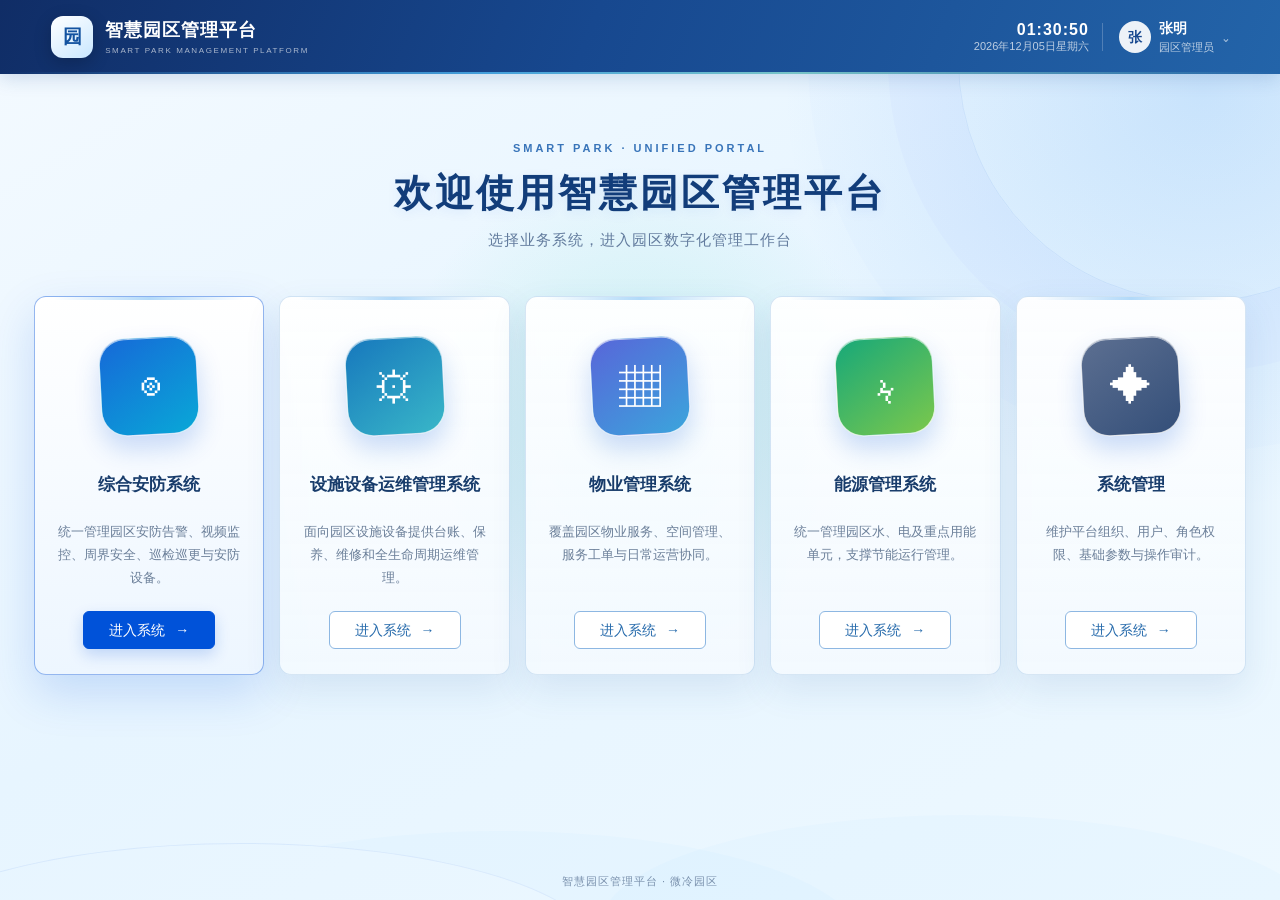
<file: index.html>
<!DOCTYPE html>
<html lang="zh-CN">
<head>
  <meta charset="UTF-8">
  <meta name="viewport" content="width=device-width, initial-scale=1.0">
  <title>智慧园区管理平台</title>
  <link rel="stylesheet" href="css/style.css?v=toolbar-layout-2">
</head>
<body class="portal-body">
  <div class="portal-shell">
    <header class="portal-topbar">
      <div class="portal-brand"><span class="portal-logo">园</span><div><strong>智慧园区管理平台</strong><small>SMART PARK MANAGEMENT PLATFORM</small></div></div>
      <div class="portal-userbar">
        <div class="portal-clock"><b id="portalTime">--:--:--</b><span id="portalDate">----年--月--日 星期-</span></div>
        <span class="portal-divider"></span><div class="portal-user"><span class="avatar">张</span><div><b>张明</b><small>园区管理员</small></div><span>⌄</span></div>
      </div>
    </header>
    <main class="portal-main">
      <section class="portal-welcome">
        <span class="portal-kicker">SMART PARK · UNIFIED PORTAL</span>
        <h1>欢迎使用智慧园区管理平台</h1>
        <p>选择业务系统，进入园区数字化管理工作台</p>
      </section>
      <section class="portal-systems" aria-label="系统入口">
        <article class="system-card featured" data-href="security.html" tabindex="0">
          <div class="system-icon security-icon"><span>⌾</span></div>
          <h2>综合安防系统</h2><p>统一管理园区安防告警、视频监控、周界安全、巡检巡更与安防设备。</p>
          <button class="enter-button">进入系统 <span>→</span></button>
        </article>
        <article class="system-card" data-href="maintenance.html" tabindex="0">
          <div class="system-icon facility-icon"><span>⚙</span></div>
          <h2>设施设备运维管理系统</h2><p>面向园区设施设备提供台账、保养、维修和全生命周期运维管理。</p>
          <button class="enter-button">进入系统 <span>→</span></button>
        </article>
        <article class="system-card" data-href="property.html" tabindex="0">
          <div class="system-icon property-icon"><span>▦</span></div>
          <h2>物业管理系统</h2><p>覆盖园区物业服务、空间管理、服务工单与日常运营协同。</p>
          <button class="enter-button">进入系统 <span>→</span></button>
        </article>
        <article class="system-card" data-href="energy.html" tabindex="0">
          <div class="system-icon energy-icon"><span>ϟ</span></div>
          <h2>能源管理系统</h2><p>统一管理园区水、电及重点用能单元，支撑节能运行管理。</p>
          <button class="enter-button">进入系统 <span>→</span></button>
        </article>
        <article class="system-card pending" data-message="系统管理原型待完善" tabindex="0">
          <div class="system-icon admin-icon"><span>✦</span></div>
          <h2>系统管理</h2><p>维护平台组织、用户、角色权限、基础参数与操作审计。</p>
          <button class="enter-button">进入系统 <span>→</span></button>
        </article>
      </section>
    </main>
    <footer class="portal-footer">智慧园区管理平台 · 微冷园区</footer>
  </div>
  <div class="portal-toast" id="portalToast"><b>提示</b><span></span></div>
  <script>
    const cards=document.querySelectorAll(".system-card");
    function activate(card){if(card.dataset.href){location.href=card.dataset.href;return;}const toast=document.getElementById("portalToast");toast.querySelector("span").textContent=card.dataset.message;toast.classList.add("show");clearTimeout(window.portalToastTimer);window.portalToastTimer=setTimeout(()=>toast.classList.remove("show"),2600);}
    cards.forEach(card=>{card.addEventListener("click",()=>activate(card));card.addEventListener("keydown",e=>{if(e.key==="Enter"||e.key===" "){e.preventDefault();activate(card);}});});
    function updateClock(){const now=new Date();document.getElementById("portalTime").textContent=now.toLocaleTimeString("zh-CN",{hour12:false});document.getElementById("portalDate").textContent=now.toLocaleDateString("zh-CN",{year:"numeric",month:"2-digit",day:"2-digit",weekday:"long"});}
    updateClock();setInterval(updateClock,1000);
  </script>
</body>
</html>
</file>
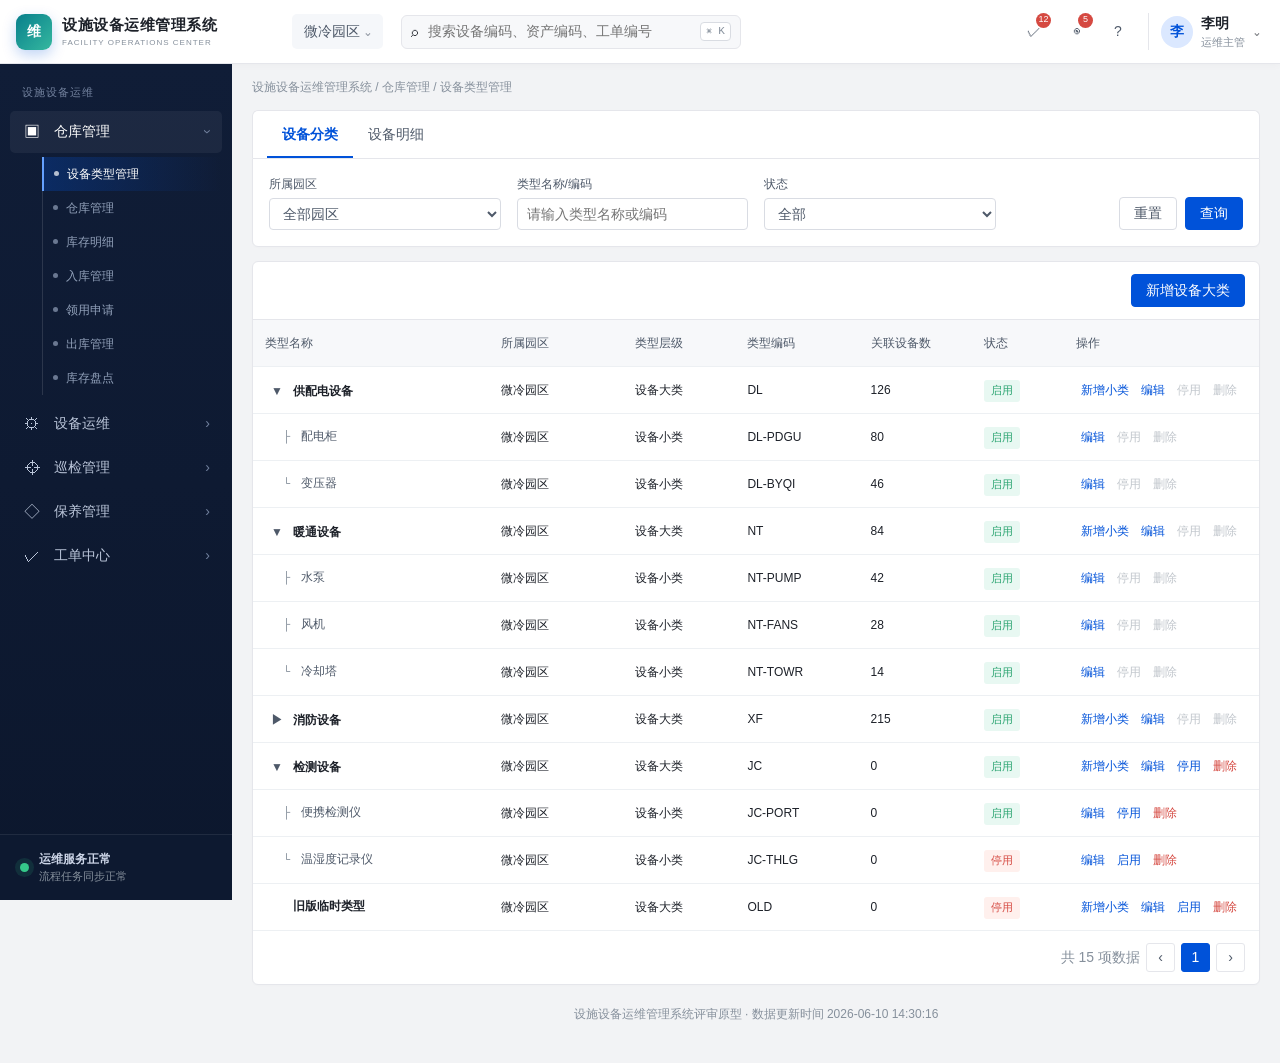
<file: maintenance.html>
<!DOCTYPE html>
<html lang="zh-CN">
<head>
  <meta charset="UTF-8">
  <meta name="viewport" content="width=device-width, initial-scale=1.0">
  <title>设施设备运维管理系统 - 高保真原型</title>
  <link rel="stylesheet" href="css/style.css?v=device-detail-tab-v7">
</head>
<body>
  <div class="app-shell">
    <header class="topbar">
      <a class="brand brand-home-link maintenance-brand" href="index.html" title="返回智慧园区管理平台门户">
        <div class="brand-mark maintenance-mark">维</div>
        <div><strong>设施设备运维管理系统</strong><span>FACILITY OPERATIONS CENTER</span></div>
      </a>
      <div class="topbar-center">
        <button class="park-switch">微冷园区 <span>⌄</span></button>
        <div class="global-search"><span>⌕</span><input placeholder="搜索设备编码、资产编码、工单编号"><kbd>⌘ K</kbd></div>
      </div>
      <div class="top-actions">
        <button class="icon-button" title="待办">✓<i>12</i></button>
        <button class="icon-button" title="消息">◉<i>5</i></button>
        <button class="icon-button" title="帮助">?</button>
        <div class="user"><span class="avatar">李</span><div><b>李明</b><small>运维主管</small></div><span>⌄</span></div>
      </div>
    </header>
    <aside class="sidebar">
      <div class="side-caption">设施设备运维</div>
      <nav id="opsMenu"></nav>
      <div class="side-footer"><div class="health-dot"></div><div><b>运维服务正常</b><span>流程任务同步正常</span></div></div>
    </aside>
    <main class="main">
      <div class="breadcrumb" id="opsBreadcrumb">设施设备运维管理系统 / 仓库管理 / 设备类型管理</div>
      <section id="opsPage"></section>
      <footer>设施设备运维管理系统评审原型 · 数据更新时间 2026-06-10 14:30:16</footer>
    </main>
  </div>
  <div class="overlay" id="opsDrawerOverlay">
    <aside class="drawer wide">
      <div class="drawer-head"><div><span class="eyebrow">DETAIL</span><h2 id="opsDrawerTitle">详情</h2></div><button class="close-btn" data-close="drawer">×</button></div>
      <div class="drawer-tabs" id="opsDrawerTabs"></div>
      <div class="drawer-body" id="opsDrawerBody"></div>
      <div class="drawer-foot"><button class="btn" data-close="drawer">关闭</button></div>
    </aside>
  </div>
  <div class="overlay" id="planDrawerOverlay">
    <aside class="drawer plan-drawer">
      <div class="drawer-head plan-drawer-head"><div><span class="eyebrow">INSPECTION PLAN</span><h2>新增巡检计划</h2></div><button class="close-btn" data-close="planDrawer">×</button></div>
      <div class="drawer-body plan-drawer-body" id="planDrawerBody"></div>
      <div class="drawer-foot plan-drawer-foot"><button class="btn" data-close="planDrawer">取消</button><button class="btn primary" id="planDrawerConfirm">确定</button></div>
    </aside>
  </div>
  <div class="overlay" id="taskDetailDrawerOverlay">
    <aside class="drawer task-detail-drawer">
      <div class="drawer-head task-detail-head"><div><span class="eyebrow">INSPECTION TASK</span><h2>巡检任务详情</h2></div><button class="close-btn" data-close="taskDetailDrawer">×</button></div>
      <div class="drawer-body task-detail-body" id="taskDetailDrawerBody"></div>
      <div class="drawer-foot task-detail-foot"><button class="btn" data-close="taskDetailDrawer">取消</button><button class="btn primary" data-close="taskDetailDrawer">确定</button></div>
    </aside>
  </div>
  <div class="overlay" id="checkTemplateDrawerOverlay">
    <aside class="drawer check-template-drawer">
      <div class="drawer-head check-template-head"><div><span class="eyebrow">MAINTENANCE TEMPLATE</span><h2>新增检查项模板</h2></div><button class="close-btn" data-close="checkTemplateDrawer">×</button></div>
      <div class="drawer-body check-template-body" id="checkTemplateDrawerBody"></div>
      <div class="drawer-foot check-template-foot"><button class="btn" data-close="checkTemplateDrawer">取消</button><button class="btn primary" id="checkTemplateConfirm">确定</button></div>
    </aside>
  </div>
  <div class="overlay" id="maintenancePlanDrawerOverlay">
    <aside class="drawer maintenance-plan-drawer">
      <div class="drawer-head maintenance-plan-head"><div><span class="eyebrow">MAINTENANCE PLAN</span><h2>新增保养计划</h2></div><button class="close-btn" data-close="maintenancePlanDrawer">×</button></div>
      <div class="drawer-body maintenance-plan-body" id="maintenancePlanDrawerBody"></div>
      <div class="drawer-foot maintenance-plan-foot"><button class="btn" data-close="maintenancePlanDrawer">取消</button><button class="btn primary" id="maintenancePlanConfirm">确定</button></div>
    </aside>
  </div>
  <div class="overlay subdrawer-overlay" id="maintenanceDeviceDrawerOverlay">
    <aside class="drawer maintenance-device-drawer">
      <div class="drawer-head maintenance-device-head"><div><span class="eyebrow">SELECT DEVICES</span><h2>新增设备</h2></div><button class="close-btn" data-close="maintenanceDeviceDrawer">×</button></div>
      <div class="drawer-body maintenance-device-body" id="maintenanceDeviceDrawerBody"></div>
      <div class="drawer-foot maintenance-device-foot"><button class="btn" data-close="maintenanceDeviceDrawer">取消</button><button class="btn primary" id="maintenanceDeviceConfirm">确定</button></div>
    </aside>
  </div>
  <div class="overlay subdrawer-overlay" id="inventoryCheckItemDrawerOverlay">
    <aside class="drawer subdrawer inventory-check-item-drawer">
      <div class="drawer-head inventory-check-item-head"><div><span class="eyebrow">INVENTORY ITEM</span><h2 id="inventoryCheckItemTitle">盘点项详情</h2></div><button class="close-btn" data-close="inventoryCheckItem">×</button></div>
      <div class="drawer-body inventory-check-item-body" id="inventoryCheckItemBody"></div>
      <div class="drawer-foot inventory-check-item-foot"><button class="btn" data-close="inventoryCheckItem">关闭</button></div>
    </aside>
  </div>
  <div class="overlay subdrawer-overlay" id="equipmentTemplateDetailOverlay">
    <aside class="drawer subdrawer equipment-template-detail-drawer">
      <div class="drawer-head equipment-template-detail-head"><div><span class="eyebrow">MAINTENANCE TEMPLATE</span><h2 id="equipmentTemplateDetailTitle">检查项模板详情</h2></div><button class="close-btn" data-close="equipmentTemplateDetail">×</button></div>
      <div class="drawer-body equipment-template-detail-body" id="equipmentTemplateDetailBody"></div>
      <div class="drawer-foot equipment-template-detail-foot"><button class="btn" data-close="equipmentTemplateDetail">关闭</button></div>
    </aside>
  </div>
  <div class="overlay" id="maintenancePlanDetailOverlay">
    <aside class="drawer maintenance-plan-detail-drawer">
      <div class="drawer-head maintenance-plan-detail-head"><div><span class="eyebrow">MAINTENANCE PLAN</span><h2>保养计划详情</h2></div><button class="close-btn" data-close="maintenancePlanDetail">×</button></div>
      <div class="drawer-body maintenance-plan-detail-body" id="maintenancePlanDetailBody"></div>
      <div class="drawer-foot maintenance-plan-detail-foot"><button class="btn primary" data-close="maintenancePlanDetail">确定</button></div>
    </aside>
  </div>
  <div class="overlay" id="maintenanceTaskDrawerOverlay">
    <aside class="drawer maintenance-task-drawer">
      <div class="drawer-head maintenance-task-head"><div><span class="eyebrow">MAINTENANCE TASK</span><h2>新增维保任务</h2></div><button class="close-btn" data-close="maintenanceTaskDrawer">×</button></div>
      <div class="drawer-body maintenance-task-body" id="maintenanceTaskDrawerBody"></div>
      <div class="drawer-foot maintenance-task-foot"><button class="btn" data-close="maintenanceTaskDrawer">取消</button><button class="btn primary" id="maintenanceTaskConfirm">确定</button></div>
    </aside>
  </div>
  <div class="overlay" id="maintenanceTaskDetailOverlay">
    <aside class="drawer maintenance-task-detail-drawer">
      <div class="drawer-head maintenance-task-detail-head"><div><span class="eyebrow">MAINTENANCE TASK</span><h2>保养任务详情</h2></div><button class="close-btn" data-close="maintenanceTaskDetail">×</button></div>
      <div class="drawer-body maintenance-task-detail-body" id="maintenanceTaskDetailBody"></div>
      <div class="drawer-foot maintenance-task-detail-foot"><button class="btn" data-close="maintenanceTaskDetail">取消</button><button class="btn primary" data-close="maintenanceTaskDetail">确定</button></div>
    </aside>
  </div>
  <div class="overlay subdrawer-overlay" id="maintenanceEquipmentDetailOverlay">
    <aside class="drawer maintenance-equipment-detail-drawer">
      <div class="drawer-head maintenance-equipment-detail-head"><div><span class="eyebrow">EQUIPMENT MAINTENANCE</span><h2>设备保养详情</h2></div><button class="close-btn" data-close="maintenanceEquipmentDetail">×</button></div>
      <div class="drawer-body maintenance-equipment-detail-body" id="maintenanceEquipmentDetailBody"></div>
      <div class="drawer-foot maintenance-equipment-detail-foot"><button class="btn" data-close="maintenanceEquipmentDetail">取消</button><button class="btn primary" data-close="maintenanceEquipmentDetail">确定</button></div>
    </aside>
  </div>
  <div class="overlay" id="maintenanceWorkorderDetailOverlay">
    <aside class="drawer maintenance-workorder-detail-drawer">
      <div class="drawer-head maintenance-workorder-detail-head"><div><span class="eyebrow">MAINTENANCE WORK ORDER</span><h2>保养工单详情</h2></div><button class="close-btn" data-close="maintenanceWorkorderDetail">×</button></div>
      <div class="drawer-body maintenance-workorder-detail-body" id="maintenanceWorkorderDetailBody"></div>
      <div class="drawer-foot maintenance-workorder-detail-foot"><button class="btn primary" data-close="maintenanceWorkorderDetail">确定</button></div>
    </aside>
  </div>
  <div class="overlay" id="purchaseInboundDrawerOverlay">
    <aside class="drawer purchase-inbound-drawer">
      <div class="drawer-head purchase-inbound-head"><div><span class="eyebrow">PURCHASE INBOUND</span><h2>发起入库申请</h2></div><button class="close-btn" data-close="purchaseInboundDrawer">×</button></div>
      <div class="drawer-body purchase-inbound-body" id="purchaseInboundDrawerBody"></div>
      <div class="drawer-foot purchase-inbound-foot"><button class="btn" data-close="purchaseInboundDrawer">取消</button><button class="btn primary" id="purchaseInboundConfirm">提交审批</button></div>
    </aside>
  </div>
  <div class="overlay modal-overlay" id="opsModalOverlay">
    <section class="modal">
      <div class="modal-head"><div><span class="eyebrow">OPERATION</span><h2 id="opsModalTitle">操作</h2></div><button class="close-btn" data-close="modal">×</button></div>
      <div class="modal-body" id="opsModalBody"></div>
      <div class="modal-foot"><button class="btn" data-close="modal">取消</button><button class="btn primary" id="opsModalConfirm">确认</button></div>
    </section>
  </div>
  <div class="overlay modal-overlay" id="repairDevicePickerOverlay">
    <section class="modal repair-device-picker-modal">
      <div class="modal-head"><div><span class="eyebrow">OPERATION</span><h2>选择设备</h2></div><button class="close-btn" data-close="repairDevicePicker">×</button></div>
      <div class="modal-body" id="repairDevicePickerBody"></div>
      <div class="modal-foot"><button class="btn" data-close="repairDevicePicker">取消</button><button class="btn primary" id="repairDevicePickerConfirm">确认选择</button></div>
    </section>
  </div>
  <div class="toast-stack" id="opsToastStack"></div>
  <script src="js/maintenance.js?v=device-detail-tab-v7"></script>
</body>
</html>
</file>
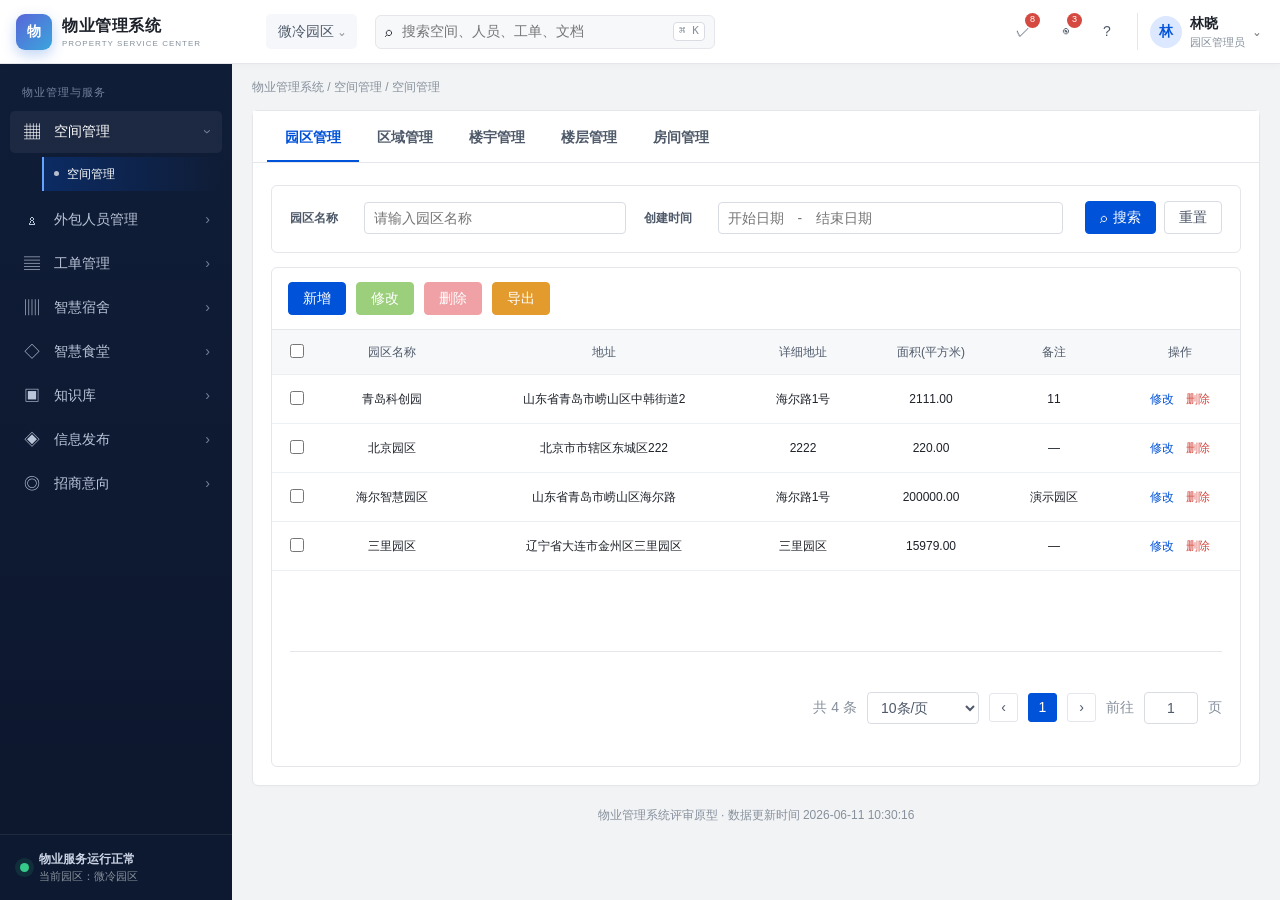
<file: property.html>
<!DOCTYPE html>
<html lang="zh-CN">
<head>
  <meta charset="UTF-8">
  <meta name="viewport" content="width=device-width, initial-scale=1.0">
  <title>物业管理系统 - 高保真原型</title>
  <link rel="stylesheet" href="css/style.css?v=knowledge-doc-management-3">
</head>
<body>
  <div class="app-shell">
    <header class="topbar">
      <a class="brand brand-home-link property-brand" href="index.html" title="返回智慧园区管理平台门户">
        <div class="brand-mark property-mark">物</div>
        <div><strong>物业管理系统</strong><span>PROPERTY SERVICE CENTER</span></div>
      </a>
      <div class="topbar-center">
        <button class="park-switch">微冷园区 <span>⌄</span></button>
        <div class="global-search"><span>⌕</span><input placeholder="搜索空间、人员、工单、文档"><kbd>⌘ K</kbd></div>
      </div>
      <div class="top-actions">
        <button class="icon-button" title="待办">✓<i>8</i></button>
        <button class="icon-button" title="消息">◉<i>3</i></button>
        <button class="icon-button" title="帮助">?</button>
        <div class="user"><span class="avatar">林</span><div><b>林晓</b><small>园区管理员</small></div><span>⌄</span></div>
      </div>
    </header>
    <aside class="sidebar">
      <div class="side-caption">物业管理与服务</div>
      <nav id="propertyMenu"></nav>
      <div class="side-footer"><div class="health-dot"></div><div><b>物业服务运行正常</b><span>当前园区：微冷园区</span></div></div>
    </aside>
    <main class="main">
      <div class="breadcrumb" id="propertyBreadcrumb">物业管理系统 / 空间管理 / 空间管理</div>
      <section id="propertyPage"></section>
      <footer>物业管理系统评审原型 · 数据更新时间 2026-06-11 10:30:16</footer>
    </main>
  </div>

  <div class="overlay" id="propertyDrawerOverlay">
    <aside class="drawer property-drawer">
      <div class="drawer-head property-drawer-head"><div><span class="eyebrow">PROPERTY SERVICE</span><h2 id="propertyDrawerTitle">详情</h2></div><button class="close-btn" data-close="drawer">×</button></div>
      <div class="drawer-tabs" id="propertyDrawerTabs"></div>
      <div class="drawer-body property-drawer-body" id="propertyDrawerBody"></div>
      <div class="drawer-foot"><button class="btn" data-close="drawer">取消</button><button class="btn primary" id="propertyDrawerConfirm">确定</button></div>
    </aside>
  </div>
  <div class="overlay modal-overlay" id="propertyModalOverlay">
    <section class="modal property-modal">
      <div class="modal-head"><div><span class="eyebrow">OPERATION</span><h2 id="propertyModalTitle">操作</h2></div><button class="close-btn" data-close="modal">×</button></div>
      <div class="modal-body" id="propertyModalBody"></div>
      <div class="modal-foot"><button class="btn" data-close="modal">取消</button><button class="btn primary" id="propertyModalConfirm">确认</button></div>
    </section>
  </div>
  <div class="toast-stack" id="propertyToastStack"></div>
  <script src="js/property.js?v=knowledge-doc-management-3"></script>
</body>
</html>
</file>
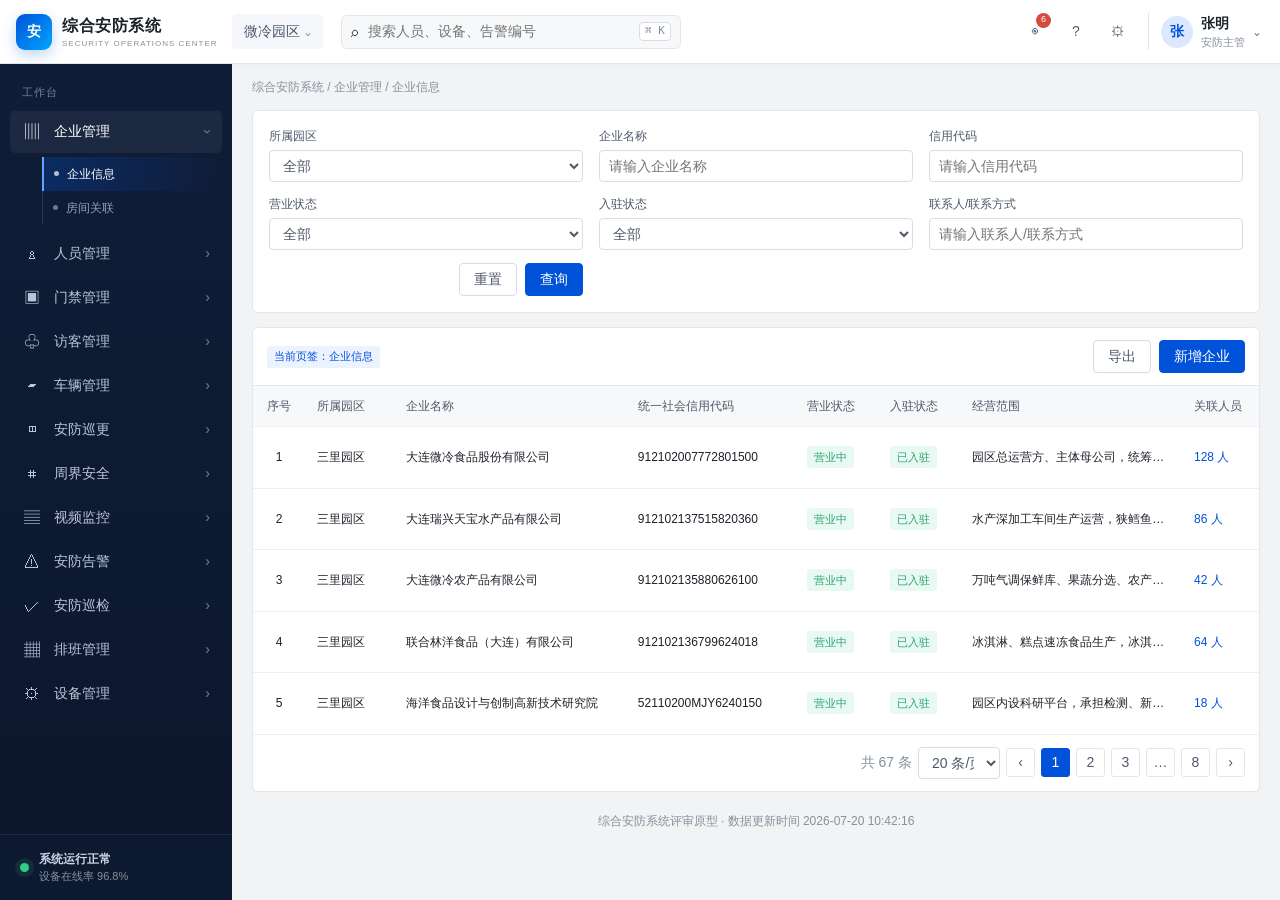
<file: security.html>
<!DOCTYPE html>
<html lang="zh-CN">
<head>
  <meta charset="UTF-8">
  <meta name="viewport" content="width=device-width, initial-scale=1.0">
  <title>综合安防系统 - 高保真原型</title>
  <link rel="stylesheet" href="css/style.css?v=inspection-task-v8">
</head>
<body>
  <div class="app-shell">
    <header class="topbar">
      <a class="brand brand-home-link" href="index.html" title="返回智慧园区管理平台门户">
        <div class="brand-mark">安</div>
        <div><strong>综合安防系统</strong><span>SECURITY OPERATIONS CENTER</span></div>
      </a>
      <div class="topbar-center">
        <button class="park-switch">微冷园区 <span>⌄</span></button>
        <div class="global-search"><span>⌕</span><input placeholder="搜索人员、设备、告警编号"><kbd>⌘ K</kbd></div>
      </div>
      <div class="top-actions">
        <button class="icon-button" title="消息">◉<i>6</i></button>
        <button class="icon-button" title="帮助">?</button>
        <button class="icon-button" title="设置">⚙</button>
        <div class="user"><span class="avatar">张</span><div><b>张明</b><small>安防主管</small></div><span>⌄</span></div>
      </div>
    </header>
    <aside class="sidebar">
      <div class="side-caption">工作台</div>
      <nav id="mainMenu"></nav>
      <div class="side-footer"><div class="health-dot"></div><div><b>系统运行正常</b><span>设备在线率 96.8%</span></div></div>
    </aside>
    <main class="main">
      <div class="breadcrumb" id="breadcrumb">综合安防系统 / 企业管理</div>
      <section id="pageContainer"></section>
      <footer>综合安防系统评审原型 · 数据更新时间 2026-07-20 10:42:16</footer>
    </main>
  </div>
  <div class="overlay" id="drawerOverlay">
    <aside class="drawer" id="drawer">
      <div class="drawer-head"><div><span class="eyebrow">DETAIL</span><h2 id="drawerTitle">详情</h2></div><button class="close-btn" data-close="drawer">×</button></div>
      <div class="drawer-tabs" id="drawerTabs"></div><div class="drawer-body" id="drawerBody"></div>
      <div class="drawer-foot" id="drawerFoot"><button class="btn" data-close="drawer">关闭</button></div>
    </aside>
  </div>
  <div class="overlay subdrawer-overlay" id="subDrawerOverlay">
    <aside class="drawer subdrawer">
      <div class="drawer-head"><div><span class="eyebrow">INSPECTION RESULT</span><h2>巡检点详情</h2></div><button class="close-btn" data-close="subDrawer">×</button></div>
      <div class="drawer-body" id="subDrawerBody"></div><div class="drawer-foot"><button class="btn" data-close="subDrawer">关闭</button></div>
    </aside>
  </div>
  <div class="overlay modal-overlay" id="modalOverlay">
    <section class="modal" id="modal">
      <div class="modal-head"><div><span class="eyebrow">OPERATION</span><h2 id="modalTitle">操作确认</h2></div><button class="close-btn" data-close="modal">×</button></div>
      <div class="modal-body" id="modalBody"></div>
      <div class="modal-foot"><button class="btn" data-close="modal">取消</button><button class="btn primary" id="modalConfirm">确认</button></div>
    </section>
  </div>
  <div class="overlay modal-overlay room-picker-overlay" id="roomPickerOverlay">
    <section class="modal company-room-picker-modal" id="roomPickerModal">
      <div class="modal-head"><div><span class="eyebrow">ROOM PICKER</span><h2 id="roomPickerTitle">选择房间</h2></div><button class="close-btn" data-close="roomPicker">×</button></div>
      <div class="modal-body" id="roomPickerBody"></div>
      <div class="modal-foot"><button class="btn" data-close="roomPicker">取消</button><button class="btn primary" id="roomPickerConfirm">确定</button></div>
    </section>
  </div>
  <div class="overlay modal-overlay room-confirm-overlay" id="roomConfirmOverlay">
    <section class="modal room-confirm-modal" id="roomConfirmModal">
      <div class="modal-head"><div><span class="eyebrow">CONFIRM</span><h2>解绑确认</h2></div><button class="close-btn" data-close="roomConfirm">×</button></div>
      <div class="modal-body" id="roomConfirmBody"></div>
      <div class="modal-foot"><button class="btn" data-close="roomConfirm">取消</button><button class="btn danger" id="roomUnbindConfirm">确认解绑</button></div>
    </section>
  </div>
  <div class="toast-stack" id="toastStack"></div>
  <script src="js/prototype.js?v=device-management-v1"></script>
</body>
</html>
</file>
